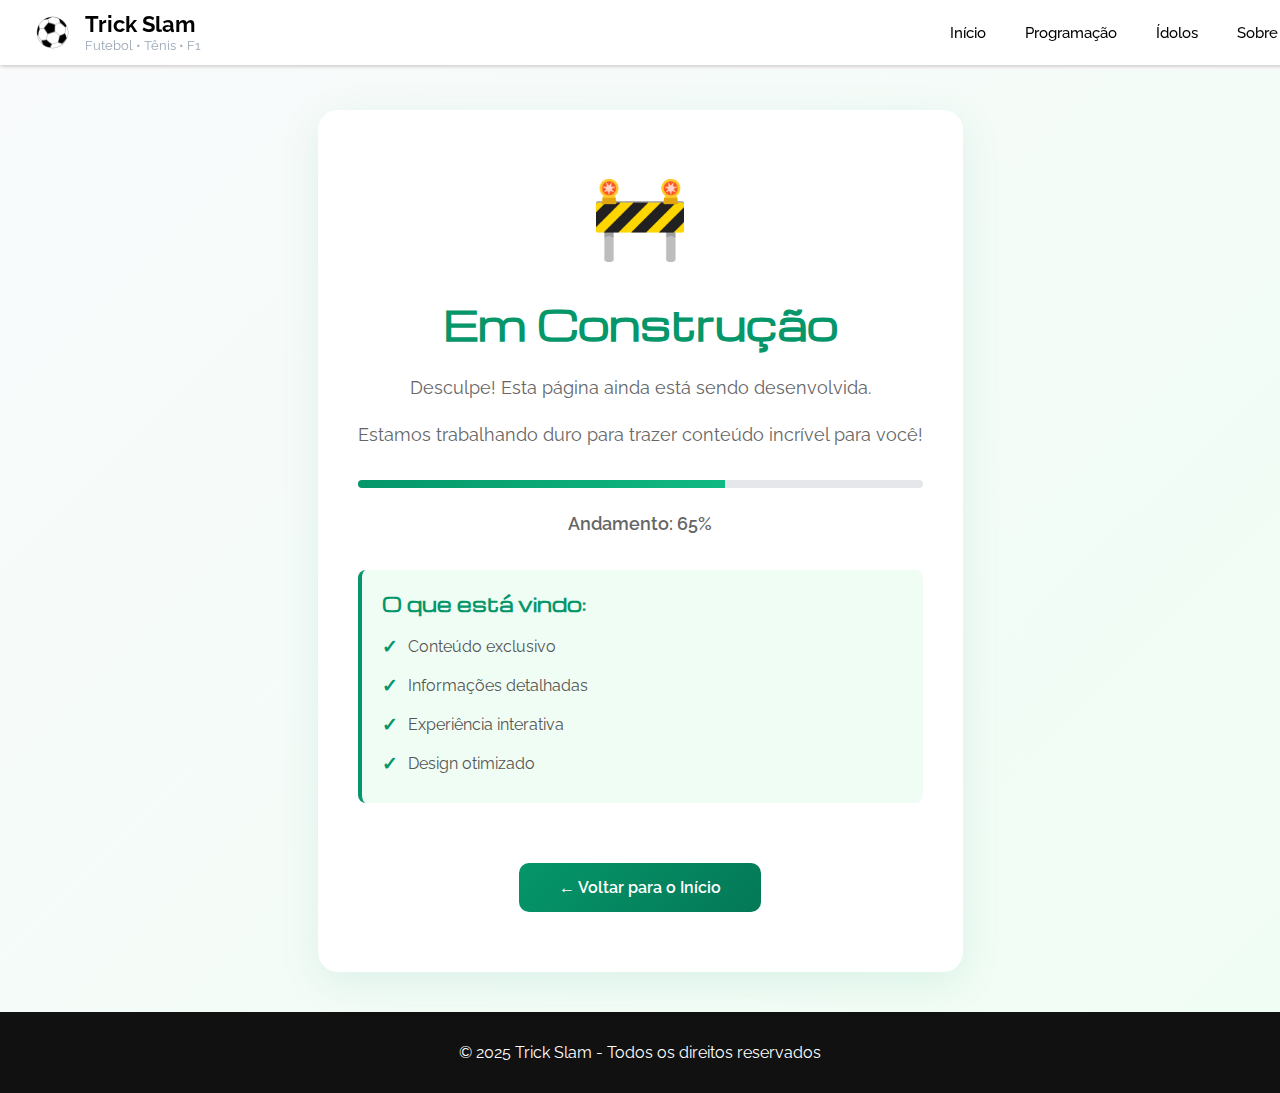
<file: construcao.html>
<!DOCTYPE html>
<html lang="pt-BR">
<head>
  <meta charset="UTF-8">
  <meta name="viewport" content="width=device-width, initial-scale=1.0">
  <title>Em Construção - Trick Slam</title>
  <link rel="stylesheet" href="style.css">
  <link rel="icon" type="image/png" id="favicon" href="icons/futebol-icone.png">
  <link rel="preconnect" href="https://fonts.googleapis.com">
  <link rel="preconnect" href="https://fonts.gstatic.com" crossorigin>
  <link href="https://fonts.googleapis.com/css2?family=Raleway:ital,wght@0,100..900;1,100..900&display=swap" rel="stylesheet">
  <link href="https://fonts.googleapis.com/css2?family=Michroma&display=swap" rel="stylesheet">
  <style>
    .construcao-container {
      display: flex;
      flex-direction: column;
      align-items: center;
      justify-content: center;
      min-height: calc(100vh - 70px);
      background: linear-gradient(135deg, #f8fafb 0%, #f0fdf4 100%);
      padding: 40px 20px;
      margin-top: 70px;
      text-align: center;
    }

    .construcao-content {
      background: white;
      border-radius: 20px;
      padding: 60px 40px;
      box-shadow: 0 10px 40px rgba(5, 150, 105, 0.1);
      max-width: 600px;
    }

    .construcao-icone {
      font-size: 80px;
      margin-bottom: 30px;
      animation: bounce 2s infinite;
    }

    @keyframes bounce {
      0%, 100% {
        transform: translateY(0);
      }
      50% {
        transform: translateY(-20px);
      }
    }

    .construcao-content h1 {
      font-size: 2.5rem;
      color: #059669;
      margin: 0 0 20px 0;
      font-family: "Michroma", sans-serif;
    }

    .construcao-content p {
      font-size: 1.1rem;
      color: #666;
      line-height: 1.8;
      margin: 15px 0;
      font-family: "Raleway", sans-serif;
    }

    .construcao-status {
      background: #f0fdf4;
      border-left: 4px solid #059669;
      padding: 20px;
      margin: 30px 0;
      border-radius: 8px;
      text-align: left;
    }

    .construcao-status h3 {
      color: #059669;
      margin: 0 0 10px 0;
      font-family: "Michroma", sans-serif;
    }

    .construcao-status ul {
      list-style: none;
      padding: 0;
      margin: 0;
    }

    .construcao-status li {
      padding: 8px 0;
      color: #555;
      display: flex;
      align-items: center;
      gap: 10px;
    }

    .construcao-status li::before {
      content: "✓";
      color: #059669;
      font-weight: bold;
      font-size: 1.2rem;
    }

    .btn-voltar {
      display: inline-block;
      margin-top: 30px;
      padding: 15px 40px;
      background: linear-gradient(135deg, #059669 0%, #047857 100%);
      color: white;
      text-decoration: none;
      border-radius: 10px;
      font-weight: 600;
      font-size: 1rem;
      transition: all 0.3s;
      font-family: "Raleway", sans-serif;
    }

    .btn-voltar:hover {
      transform: translateY(-3px);
      box-shadow: 0 10px 25px rgba(5, 150, 105, 0.4);
    }

    .progresso-bar {
      width: 100%;
      height: 8px;
      background: #e5e7eb;
      border-radius: 10px;
      margin: 30px 0 20px 0;
      overflow: hidden;
    }

    .progresso-fill {
      height: 100%;
      background: linear-gradient(90deg, #059669 0%, #10b981 100%);
      width: 65%;
      animation: loading 2s infinite;
    }

    @keyframes loading {
      0%, 100% {
        opacity: 1;
      }
      50% {
        opacity: 0.7;
      }
    }

    .progresso-texto {
      font-size: 0.9rem;
      color: #059669;
      font-weight: 600;
    }

    @media (max-width: 768px) {
      .construcao-content {
        padding: 40px 25px;
      }

      .construcao-content h1 {
        font-size: 1.8rem;
      }

      .construcao-icone {
        font-size: 60px;
      }

      .construcao-content p {
        font-size: 1rem;
      }
    }
  </style>
</head>
<body>

  <!-- ====== HEADER / MENU ====== -->
  <header>
    <nav>
      <div class="logo-container">
        <img src="icons/futebol-icone.png" alt="Menu" id="menu-icon" class="menu-toggle">
        <div class="logo-text">
          <span class="main-title">Trick Slam</span>
          <span class="subtitle-sports">Futebol • Tênis • F1</span>
        </div>
      </div>
      <ul class="menu" id="menu">
        <li><a href="index.html">Início</a></li>
        <li><a href="index.html#campeonatos">Programação</a></li>
        <li><a href="idolos.html">Ídolos</a></li>
        <li><a href="sobre.html">Sobre</a></li>
      </ul>
    </nav>
  </header>

  <!-- ====== CONTEÚDO EM CONSTRUÇÃO ====== -->
  <div class="construcao-container">
    <div class="construcao-content">
      <div class="construcao-icone">🚧</div>
      
      <h1>Em Construção</h1>
      
      <p>Desculpe! Esta página ainda está sendo desenvolvida.</p>
      <p>Estamos trabalhando duro para trazer conteúdo incrível para você!</p>

      <div class="progresso-bar">
        <div class="progresso-fill"></div>
      </div>
      <p class="progresso-texto">Andamento: 65%</p>

      <div class="construcao-status">
        <h3>O que está vindo:</h3>
        <ul>
          <li>Conteúdo exclusivo</li>
          <li>Informações detalhadas</li>
          <li>Experiência interativa</li>
          <li>Design otimizado</li>
        </ul>
      </div>

      <a href="index.html" class="btn-voltar">← Voltar para o Início</a>
    </div>
  </div>

  <!-- ====== FOOTER ====== -->
  <footer>
    <p>&copy; 2025 Trick Slam - Todos os direitos reservados</p>
  </footer>

  <script>
    // ====== ÍCONE DO MENU ANIMADO ======
    const icons = ["icons/futebol-icone.png", "icons/pneu-icone.png", "icons/tenis-icone.png"];
    let i = 0;
    const menuIcon = document.getElementById("menu-icon");
    const menu = document.getElementById("menu");

    let iconInterval;

    function startIconAnimation() {
      if (window.innerWidth > 768) {
        iconInterval = setInterval(() => {
          i = (i + 1) % icons.length;
          menuIcon.src = icons[i];
        }, 2000);
      }
    }

    function stopIconAnimation() {
      clearInterval(iconInterval);
    }

    startIconAnimation();

    // ====== MENU MOBILE ======
    menuIcon.addEventListener('click', () => {
      if (window.innerWidth <= 768) {
        menu.classList.toggle('active');
        
        let overlay = document.querySelector('.menu-overlay');
        if (!overlay) {
          overlay = document.createElement('div');
          overlay.classList.add('menu-overlay');
          document.body.appendChild(overlay);
          
          overlay.addEventListener('click', () => {
            menu.classList.remove('active');
            overlay.classList.remove('active');
          });
        }
        overlay.classList.toggle('active');
      }
    });

    document.querySelectorAll('.menu a').forEach(link => {
      link.addEventListener('click', () => {
        if (window.innerWidth <= 768) {
          menu.classList.remove('active');
          const overlay = document.querySelector('.menu-overlay');
          if (overlay) overlay.classList.remove('active');
        }
      });
    });

    window.addEventListener('resize', () => {
      if (window.innerWidth > 768) {
        menu.classList.remove('active');
        const overlay = document.querySelector('.menu-overlay');
        if (overlay) overlay.classList.remove('active');
        stopIconAnimation();
        startIconAnimation();
      } else {
        stopIconAnimation();
      }
    });
  </script>

</body>
</html>
</file>
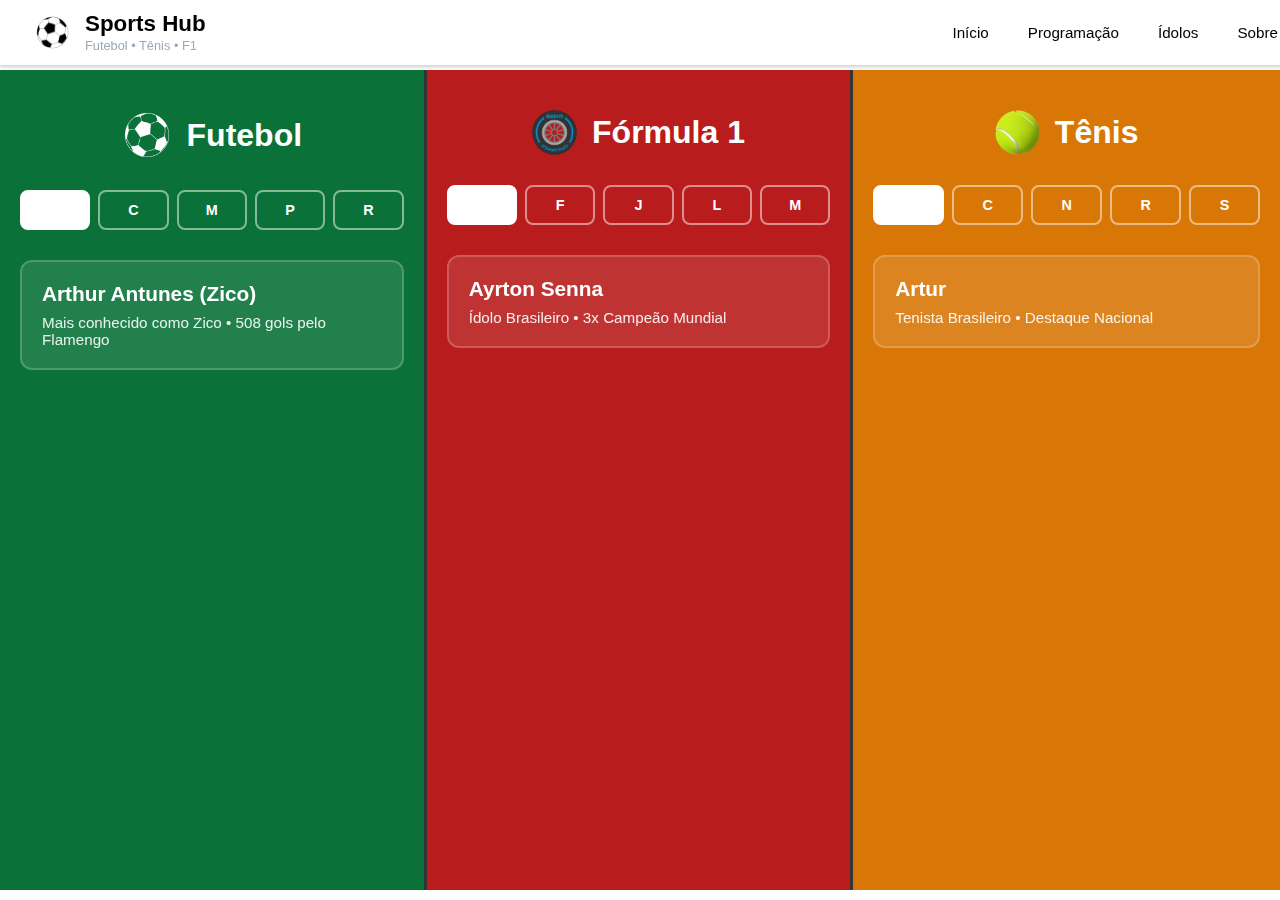
<file: idolos.html>
<!DOCTYPE html>
<html lang="pt-BR">
<head>
  <meta charset="UTF-8">
  <meta name="viewport" content="width=device-width, initial-scale=1.0">
  <title>Ídolos - Sports Hub</title>
  <link rel="stylesheet" href="style.css">
  <link rel="icon" type="image/png" id="favicon" href="icons/futebol-icone.png">
  <style>
    /* Estilos da página de Ídolos */
    .idolos-container {
      display: grid;
      grid-template-columns: 1fr 1fr 1fr;
      gap: 0;
      min-height: calc(100vh - 80px);
      margin-top: 70px;
    }

    .esporte-secao {
      padding: 40px 20px;
      border-right: 3px solid #333;
    }

    .esporte-secao:last-child {
      border-right: none;
    }

    .esporte-secao.futebol {
      background: #0a7238;
      color: white;
    }

    .esporte-secao.f1 {
      background: #b91c1c;
      color: white;
    }

    .esporte-secao.tenis {
      background: #d97706;
      color: white;
    }

    .esporte-secao h2 {
      font-size: 2rem;
      margin: 0 0 30px 0;
      text-align: center;
      font-family: "Michroma", sans-serif;
    }

    .filtro-letras {
      display: grid;
      grid-template-columns: repeat(auto-fit, minmax(35px, 1fr));
      gap: 8px;
      margin-bottom: 30px;
    }

    .letra-btn {
      padding: 10px;
      border: 2px solid rgba(255, 255, 255, 0.5);
      background: transparent;
      color: white;
      border-radius: 8px;
      cursor: pointer;
      font-weight: 600;
      transition: all 0.3s;
      font-size: 0.9rem;
    }

    .letra-btn:hover {
      background: rgba(255, 255, 255, 0.2);
      border-color: white;
    }

    .letra-btn.active {
      background: white;
      color: inherit;
      border-color: white;
    }

    .atletas-lista {
      display: flex;
      flex-direction: column;
      gap: 20px;
    }

    .atleta-card {
      background: rgba(255, 255, 255, 0.1);
      border-radius: 12px;
      padding: 20px;
      backdrop-filter: blur(10px);
      transition: all 0.3s;
      border: 2px solid rgba(255, 255, 255, 0.2);
    }

    .atleta-card:hover {
      background: rgba(255, 255, 255, 0.2);
      transform: translateY(-5px);
      border-color: white;
    }

    .atleta-card h3 {
      margin: 0 0 8px 0;
      font-size: 1.3rem;
    }

    .atleta-card p {
      margin: 0;
      font-size: 0.95rem;
      opacity: 0.9;
    }

    .mensagem-vazia {
      text-align: center;
      padding: 40px 20px;
      font-size: 1.1rem;
      opacity: 0.8;
    }

    .esporte-secao h2 {
  font-size: 2rem;
  margin: 0 0 30px 0;
  text-align: center;
  font-family: "Michroma", sans-serif;
  display: flex;
  align-items: center;
  justify-content: center;
  gap: 15px;
}

.titulo-icone {
  width: 50px;
  height: 50px;
  animation: rotate 6s linear infinite;
}

.titulo-icone:hover {
  animation-play-state: paused;
}

    @media (max-width: 1200px) {
      .idolos-container {
        grid-template-columns: 1fr;
      }

      .esporte-secao {
        border-right: none;
        border-bottom: 3px solid #333;
      }

      .esporte-secao:last-child {
        border-bottom: none;
      }

      .esporte-secao {
        padding: 30px 20px;
        min-height: auto;
      }
    }

    @media (max-width: 768px) {
      .esporte-secao h2 {
        font-size: 1.5rem;
        margin-bottom: 20px;
      }

      .filtro-letras {
        grid-template-columns: repeat(auto-fit, minmax(30px, 1fr));
        gap: 5px;
        margin-bottom: 20px;
      }

      .letra-btn {
        padding: 8px;
        font-size: 0.8rem;
      }

      .atleta-card {
        padding: 15px;
      }

      .atleta-card h3 {
        font-size: 1.1rem;
      }

      .atleta-card p {
        font-size: 0.9rem;
      }
    }
  </style>
</head>
<body>

  <!-- ====== HEADER / MENU ====== -->
  <header>
    <nav>
      <div class="logo-container">
        <img src="icons/futebol-icone.png" alt="Menu" id="menu-icon" class="menu-toggle">
        <div class="logo-text">
          <span class="main-title">Sports Hub</span>
          <span class="subtitle-sports">Futebol • Tênis • F1</span>
        </div>
      </div>
      
      <ul class="menu" id="menu">
        <li><a href="index.html">Início</a></li>
        <li><a href="index.html#campeonatos">Programação</a></li>
        <li><a href="idolos.html">Ídolos</a></li>
        <li><a href="sobre.html">Sobre</a></li>
      </ul>
    </nav>
  </header>

  <!-- ====== SEÇÕES DE ÍDOLOS ====== -->
  <div class="idolos-container">
    
    <!-- FUTEBOL -->
    <div class="esporte-secao futebol">
      <h2>
  <img src="icons/icone-bola-futebol.png" alt="Futebol" class="titulo-icone">
  Futebol
</h2>
      
      <div class="filtro-letras" id="filtro-futebol"></div>
      <div class="atletas-lista" id="atletas-futebol"></div>
    </div>

    <!-- FÓRMULA 1 -->
    <div class="esporte-secao f1">
      <h2>
         <img src="icons/pneu-icone.png" alt="Menu" id="menu-icon" class="menu-toggle">Fórmula 1</h2>
      
      <div class="filtro-letras" id="filtro-f1"></div>
      <div class="atletas-lista" id="atletas-f1"></div>
    </div>

    <!-- TÊNIS -->
    <div class="esporte-secao tenis">
      <h2>
        <img src="icons/tenis-icone.png" alt="Menu" id="menu-icon" class="menu-toggle">Tênis</h2>
      
      <div class="filtro-letras" id="filtro-tenis"></div>
      <div class="atletas-lista" id="atletas-tenis"></div>
    </div>

  </div>

  <script>
    // ====== DADOS DOS ATLETAS ======
    const atletas = {
      futebol: [
        { nome: "Pelé", descricao: "Rei do Futebol • 3x Campeão Mundial" },
        { nome: "Maradona", descricao: "Gênio Argentino • Campeão Mundial 1986" },
        { nome: "Arthur Antunes (Zico)", descricao: "Mais conhecido como Zico • 508 gols pelo Flamengo" },
        { nome: "Ronaldo", descricao: "Fenômeno • 2x Campeão Mundial" },
        { nome: "Ronaldinho", descricao: "Mágico do Futebol • Campeão Mundial 2002" },
        { nome: "Criança", descricao: "Ídolo da Base • Futuro da Seleção" }
      ],
      f1: [
        { nome: "Ayrton Senna", descricao: "Ídolo Brasileiro • 3x Campeão Mundial" },
        { nome: "Michael Schumacher", descricao: "Lenda Alemã • 7x Campeão Mundial" },
        { nome: "Lewis Hamilton", descricao: "Recordista • 7x Campeão Mundial" },
        { nome: "Juan Manuel Fangio", descricao: "Lenda Argentina • 5x Campeão" },
        { nome: "Fernando Alonso", descricao: "Bicampeão • 2x Campeão Mundial" }
      ],
      tenis: [
        { nome: "Roger Federer", descricao: "Lenda Suíça • 20x Grand Slam" },
        { nome: "Serena Williams", descricao: "Rainha do Tênis • 23x Grand Slam" },
        { nome: "Rafael Nadal", descricao: "Rei de Roland Garros • 22x Grand Slam" },
        { nome: "Novak Djokovic", descricao: "Sérvio Dominante • 24x Grand Slam" },
        { nome: "Carlos Alcaraz", descricao: "Jovem Promessa • 4x Grand Slam" },
        { nome: "Artur", descricao: "Tenista Brasileiro • Destaque Nacional" }
      ]
    };

    // ====== FUNÇÃO PARA INICIALIZAR CADA SEÇÃO ======
    function inicializarEsporte(nomeEsporte) {
      const atletesList = atletas[nomeEsporte];
      const letrasUnicas = new Set();

      // Coleta todas as primeiras letras
      atletesList.forEach(atleta => {
        const primeiraLetra = atleta.nome[0].toUpperCase();
        letrasUnicas.add(primeiraLetra);
      });

      // Ordena as letras
      const letrasOrdenadas = Array.from(letrasUnicas).sort();

      // Cria os botões de filtro
      const filtroContainer = document.getElementById(`filtro-${nomeEsporte}`);
      letrasOrdenadas.forEach((letra, index) => {
        const btn = document.createElement('button');
        btn.classList.add('letra-btn');
        if (index === 0) btn.classList.add('active');
        btn.textContent = letra;
        btn.addEventListener('click', () => filtrarPorLetra(nomeEsporte, letra, btn));
        filtroContainer.appendChild(btn);
      });

      // Mostra atletas da primeira letra
      filtrarPorLetra(nomeEsporte, letrasOrdenadas[0]);
    }

    // ====== FUNÇÃO PARA FILTRAR POR LETRA ======
    function filtrarPorLetra(nomeEsporte, letra, botao = null) {
      if (botao) {
        // Remove active de todos os botões
        document.querySelectorAll(`#filtro-${nomeEsporte} .letra-btn`).forEach(btn => {
          btn.classList.remove('active');
        });
        // Adiciona active no botão clicado
        botao.classList.add('active');
      }

      const atletasContainer = document.getElementById(`atletas-${nomeEsporte}`);
      atletasContainer.innerHTML = '';

      const atletesFiltrados = atletas[nomeEsporte].filter(atleta => 
        atleta.nome[0].toUpperCase() === letra
      );

      if (atletesFiltrados.length === 0) {
        atletasContainer.innerHTML = '<div class="mensagem-vazia">Nenhum atleta encontrado com essa letra</div>';
      } else {
        atletesFiltrados.forEach(atleta => {
          const card = document.createElement('div');
          card.classList.add('atleta-card');
          card.innerHTML = `
            <h3>${atleta.nome}</h3>
            <p>${atleta.descricao}</p>
          `;
          atletasContainer.appendChild(card);
        });
      }
    }

    // ====== INICIALIZAR AS TRÊS SEÇÕES ======
    inicializarEsporte('futebol');
    inicializarEsporte('f1');
    inicializarEsporte('tenis');

    // ====== ÍCONE DO MENU ANIMADO ======
    const icons = ["icons/futebol-icone.png", "icons/pneu-icone.png", "icons/tenis-icone.png"];
    let i = 0;
    const menuIcon = document.getElementById("menu-icon");
    const menu = document.getElementById("menu");

    let iconInterval;

    function startIconAnimation() {
      if (window.innerWidth > 768) {
        iconInterval = setInterval(() => {
          i = (i + 1) % icons.length;
          menuIcon.src = icons[i];
        }, 2000);
      }
    }

    function stopIconAnimation() {
      clearInterval(iconInterval);
    }

    startIconAnimation();

    // ====== MENU MOBILE ======
    menuIcon.addEventListener('click', () => {
      if (window.innerWidth <= 768) {
        menu.classList.toggle('active');
        
        let overlay = document.querySelector('.menu-overlay');
        if (!overlay) {
          overlay = document.createElement('div');
          overlay.classList.add('menu-overlay');
          document.body.appendChild(overlay);
          
          overlay.addEventListener('click', () => {
            menu.classList.remove('active');
            overlay.classList.remove('active');
          });
        }
        overlay.classList.toggle('active');
      }
    });

    document.querySelectorAll('.menu a').forEach(link => {
      link.addEventListener('click', () => {
        if (window.innerWidth <= 768) {
          menu.classList.remove('active');
          const overlay = document.querySelector('.menu-overlay');
          if (overlay) overlay.classList.remove('active');
        }
      });
    });

    window.addEventListener('resize', () => {
      if (window.innerWidth > 768) {
        menu.classList.remove('active');
        const overlay = document.querySelector('.menu-overlay');
        if (overlay) overlay.classList.remove('active');
        stopIconAnimation();
        startIconAnimation();
      } else {
        stopIconAnimation();
      }
    });
  </script>

</body>
</html>
</file>
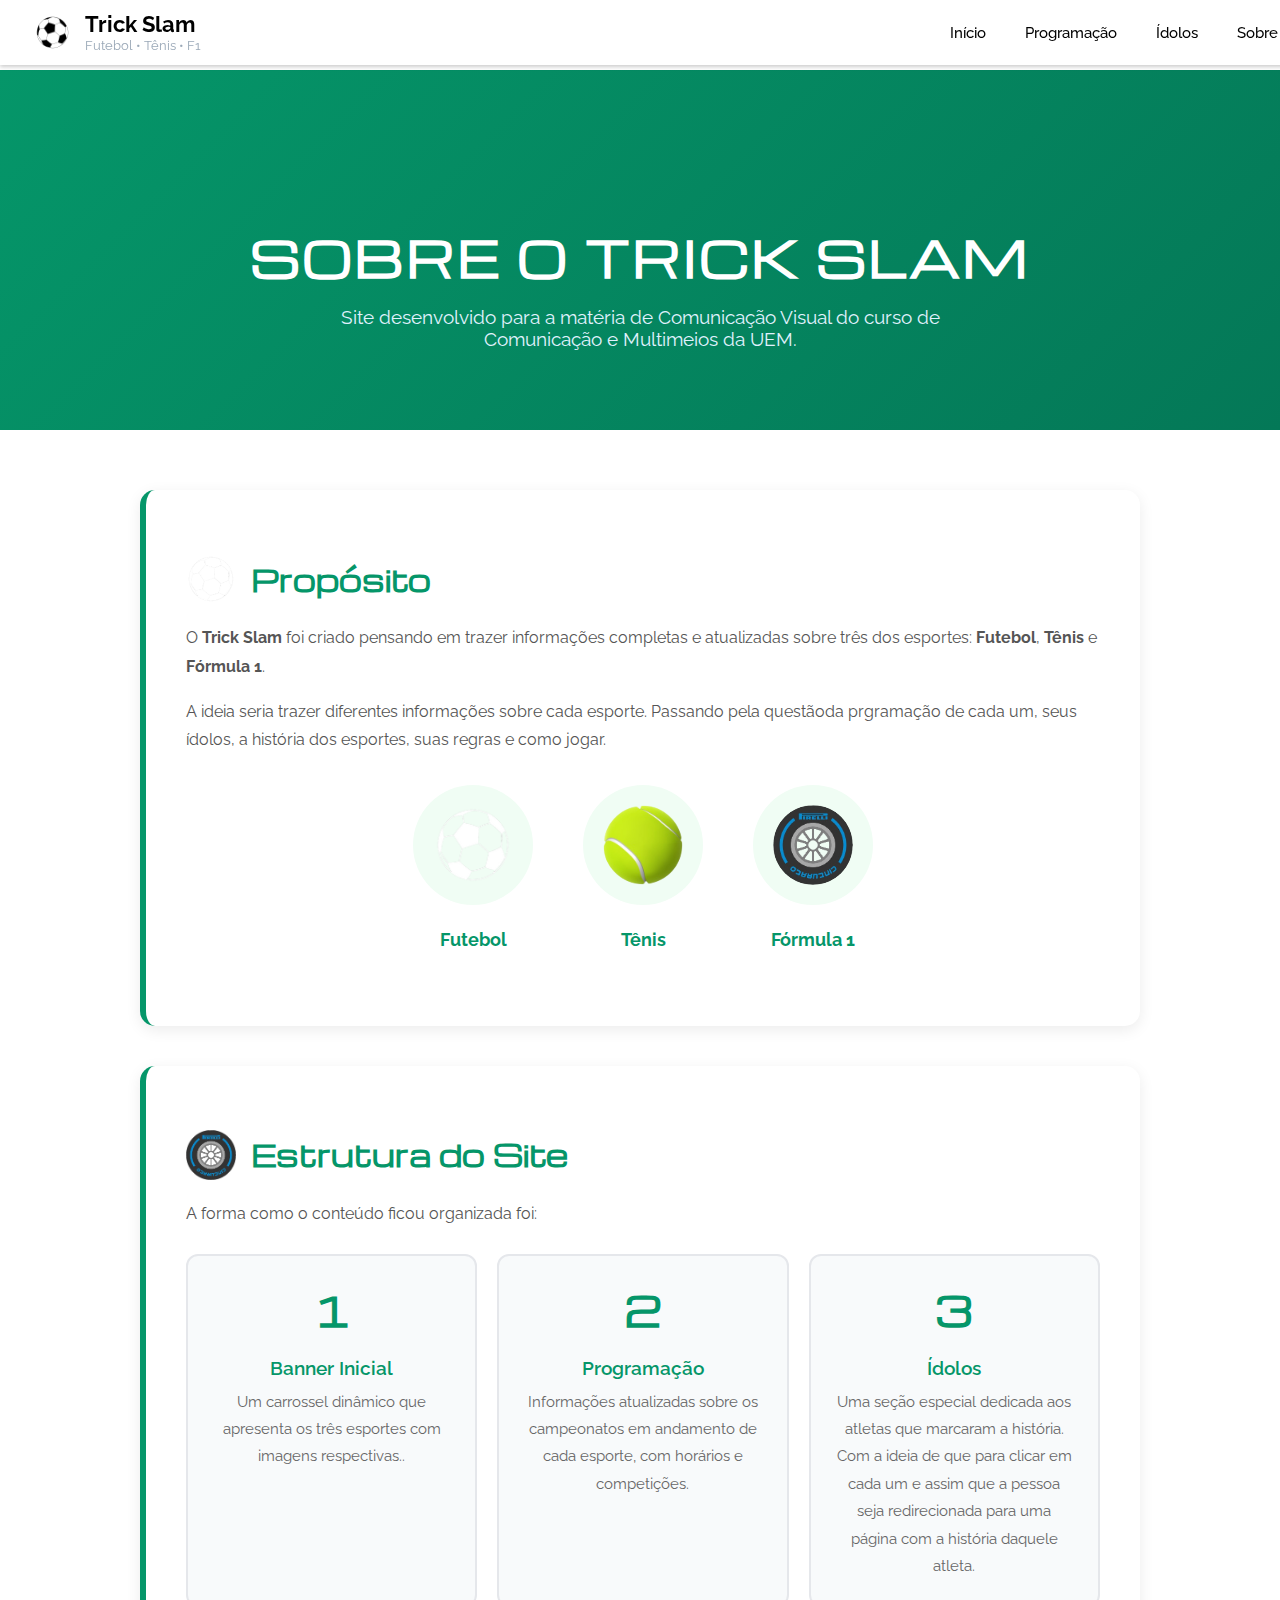
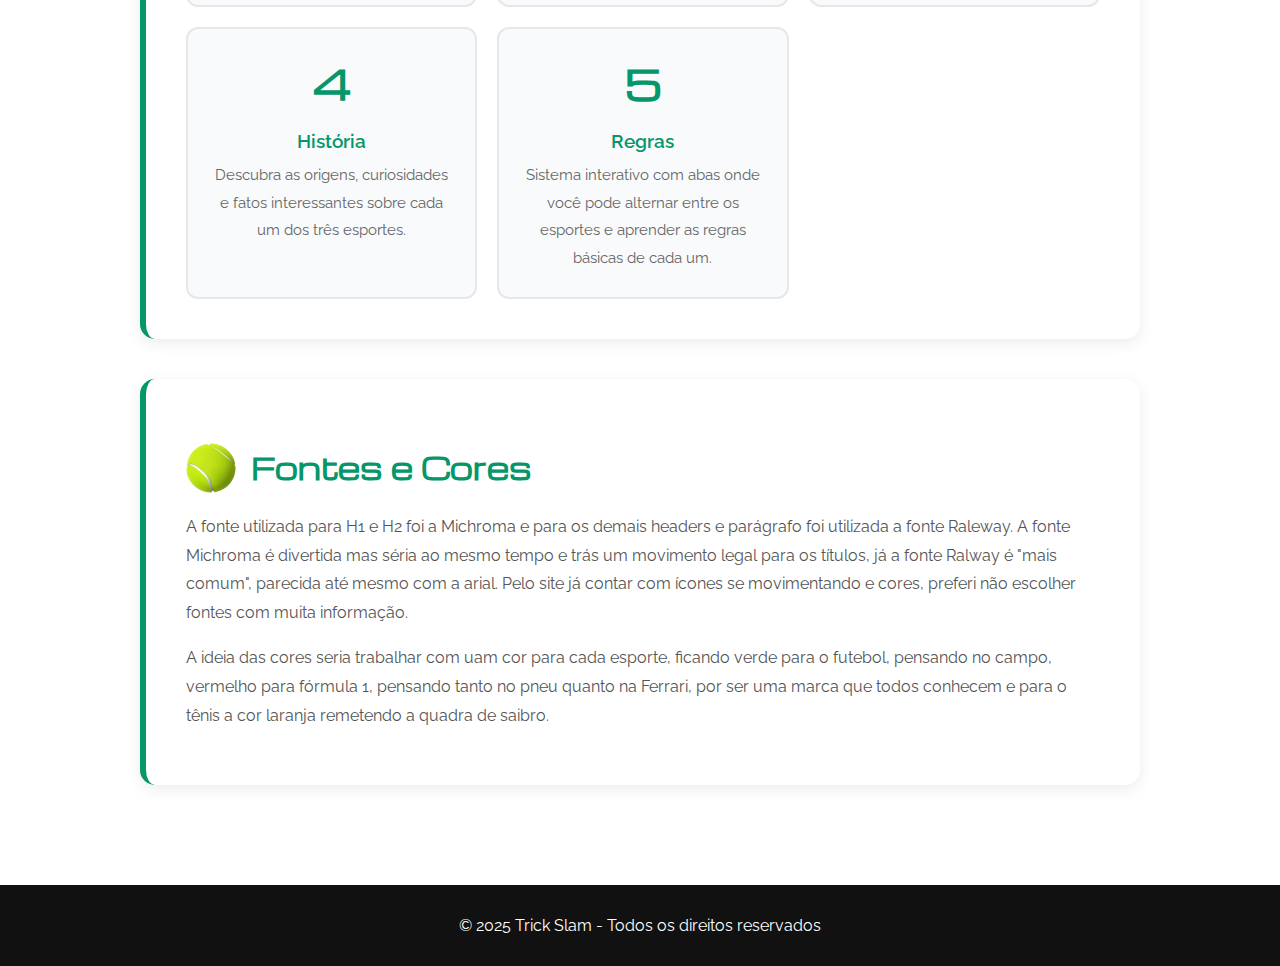
<file: sobre.html>
<!DOCTYPE html>
<html lang="pt-BR">
<head>
  <meta charset="UTF-8">
  <meta name="viewport" content="width=device-width, initial-scale=1.0">
  <title>Sobre - Trick Slam</title>
  <link rel="stylesheet" href="style.css">
  <link rel="icon" type="image/png" id="favicon" href="icons/futebol-icone.png">
  <link rel="preconnect" href="https://fonts.googleapis.com">
  <link rel="preconnect" href="https://fonts.gstatic.com" crossorigin>
  <link href="https://fonts.googleapis.com/css2?family=Raleway:ital,wght@0,100..900;1,100..900&display=swap" rel="stylesheet">
  <link href="https://fonts.googleapis.com/css2?family=Michroma&display=swap" rel="stylesheet">
  <style>
    /* Estilos específicos da página Sobre */
    .sobre-hero {
      background: linear-gradient(135deg, #059669 0%, #047857 100%);
      padding: 120px 20px 80px 20px;
      text-align: center;
      color: white;
      margin-top: 70px;
    }

    .sobre-hero h1 {
      font-size: 3rem;
      margin-bottom: 15px;
      text-transform: uppercase;
      letter-spacing: 2px;
      font-family: "Michroma", sans-serif;
    }

    .sobre-hero p {
      font-size: 1.2rem;
      color: #e0f2fe;
      max-width: 700px;
      margin: 0 auto;
    }

    .sobre-content {
      background: white;
      padding: 60px 20px;
      color: #333;
    }

    .sobre-inner {
      max-width: 1000px;
      margin: 0 auto;
    }

    .sobre-section {
      background: white;
      border-radius: 15px;
      padding: 40px;
      margin-bottom: 40px;
      box-shadow: 0 4px 15px rgba(0,0,0,0.08);
      border-left: 6px solid #059669;
    }

    .sobre-section h2 {
      color: #059669;
      font-size: 1.8rem;
      margin-bottom: 20px;
      display: flex;
      align-items: center;
      gap: 15px;
      font-family: "Michroma", sans-serif;
    }

    .sobre-section h2 .icone-titulo {
      width: 50px;
      height: 50px;
      animation: rotate 6s linear infinite;
    }

    .sobre-section h2 .icone-titulo:hover {
      animation-play-state: paused;
    }

    .sobre-section p {
      line-height: 1.8;
      color: #555;
      font-size: 1rem;
      margin-bottom: 15px;
    }

    .estrutura-grid {
      display: grid;
      grid-template-columns: repeat(auto-fit, minmax(250px, 1fr));
      gap: 20px;
      margin-top: 25px;
    }

    .estrutura-item {
      background: #f8fafb;
      padding: 25px;
      border-radius: 12px;
      text-align: center;
      transition: transform 0.3s, box-shadow 0.3s;
      border: 2px solid #e5e7eb;
    }

    .estrutura-item:hover {
      transform: translateY(-5px);
      box-shadow: 0 8px 20px rgba(5, 150, 105, 0.15);
      border-color: #059669;
    }

    .estrutura-item .numero {
      font-size: 2.5rem;
      color: #059669;
      font-weight: bold;
      margin-bottom: 10px;
      font-family: "Michroma", sans-serif;
    }

    .estrutura-item h3 {
      color: #059669;
      font-size: 1.2rem;
      margin-bottom: 10px;
      font-weight: 600;
    }

    .estrutura-item p {
      font-size: 0.95rem;
      color: #666;
      margin: 0;
    }

    .esportes-icons {
      display: flex;
      justify-content: center;
      gap: 50px;
      margin: 30px 0;
      flex-wrap: wrap;
    }

    .esporte-icon-box {
      text-align: center;
    }

    .esporte-icon-box img {
      width: 80px;
      height: 80px;
      padding: 20px;
      background: #f0fdf4;
      border-radius: 50%;
      margin-bottom: 15px;
      transition: transform 0.3s;
      animation: rotate 6s linear infinite;
    }

    .esporte-icon-box img:hover {
      transform: scale(1.1);
      animation-play-state: paused;
    }

    .esporte-icon-box p {
      color: #059669;
      font-weight: bold;
      font-size: 1.1rem;
      margin: 0;
    }

    .btn-voltar {
      display: inline-block;
      padding: 15px 40px;
      background: linear-gradient(135deg, #059669 0%, #047857 100%);
      color: white;
      text-decoration: none;
      border-radius: 10px;
      font-weight: bold;
      font-size: 1.1rem;
      transition: transform 0.3s, box-shadow 0.3s;
      margin-top: 30px;
    }

    .btn-voltar:hover {
      transform: translateY(-3px);
      box-shadow: 0 10px 25px rgba(5, 150, 105, 0.4);
    }

    .cta-voltar {
      text-align: center;
      margin-top: 50px;
    }

    @media (max-width: 768px) {
      .sobre-hero {
        padding: 80px 20px 60px 20px;
      }

      .sobre-hero h1 {
        font-size: 2rem;
      }

      .sobre-section {
        padding: 25px;
      }

      .esportes-icons {
        gap: 30px;
      }
    }
  </style>
</head>
<body>

  <!-- ====== HEADER / MENU ====== -->
  <header>
    <nav>
      <div class="logo-container">
        <img src="icons/futebol-icone.png" alt="Menu" id="menu-icon" class="menu-toggle">
        <div class="logo-text">
          <span class="main-title">Trick Slam</span>
          <span class="subtitle-sports">Futebol • Tênis • F1</span>
        </div>
      </div>
      <ul class="menu" id="menu">
        <li><a href="index.html">Início</a></li>
        <li><a href="index.html#campeonatos">Programação</a></li>
        <li><a href="idolos.html">Ídolos</a></li>
        <li><a href="sobre.html">Sobre</a></li>
      </ul>
    </nav>
  </header>

  <!-- ====== HERO SOBRE ====== -->
  <section class="sobre-hero">
    <h1>Sobre o Trick Slam</h1>
    <p>Site desenvolvido para a matéria de Comunicação Visual do curso de Comunicação e Multimeios da UEM.</p>
  </section>

  <!-- ====== CONTEÚDO SOBRE ====== -->
  <section class="sobre-content">
    <div class="sobre-inner">

      <!-- Propósito do Site -->
      <div class="sobre-section">
        <h2>
          <img src="icons/icone-bola-futebol.png" alt="Objetivo" class="icone-titulo">
          Propósito
        </h2>
        <p>
          O <strong>Trick Slam</strong> foi criado pensando em trazer informações completas e atualizadas sobre três dos esportes: <strong>Futebol</strong>, <strong>Tênis</strong> e <strong>Fórmula 1</strong>.
        </p>
        <p>
            A ideia seria trazer diferentes informações sobre cada esporte. Passando pela questãoda prgramação de cada um, seus ídolos, a história dos esportes, suas regras e como jogar. 
        </p>

        <div class="esportes-icons">
          <div class="esporte-icon-box">
            <img src="icons/icone-bola-futebol.png" alt="Futebol">
            <p>Futebol</p>
          </div>
          <div class="esporte-icon-box">
            <img src="icons/tenis-icone.png" alt="Tênis">
            <p>Tênis</p>
          </div>
          <div class="esporte-icon-box">
            <img src="icons/pneu-icone.png" alt="Fórmula 1">
            <p>Fórmula 1</p>
          </div>
        </div>
      </div>

      <!-- Estrutura do Site -->
      <div class="sobre-section">
        <h2>
          <img src="icons/pneu-icone.png" alt="Estrutura" class="icone-titulo">
          Estrutura do Site
        </h2>
        <p>
          A forma como o conteúdo ficou organizada foi:
        </p>

        <div class="estrutura-grid">
          <div class="estrutura-item">
            <div class="numero">1</div>
            <h3>Banner Inicial</h3>
            <p>Um carrossel dinâmico que apresenta os três esportes com imagens respectivas..</p>
          </div>

          <div class="estrutura-item">
            <div class="numero">2</div>
            <h3>Programação</h3>
            <p>Informações atualizadas sobre os campeonatos em andamento de cada esporte, com horários e competições.</p>
          </div>

          <div class="estrutura-item">
            <div class="numero">3</div>
            <h3>Ídolos</h3>
            <p>Uma seção especial dedicada aos atletas que marcaram a história. Com a ideia de que para clicar em cada um e assim que a pessoa seja redirecionada para uma página com a história daquele atleta.</p>
          </div>

          <div class="estrutura-item">
            <div class="numero">4</div>
            <h3>História</h3>
            <p>Descubra as origens, curiosidades e fatos interessantes sobre cada um dos três esportes.</p>
          </div>

          <div class="estrutura-item">
            <div class="numero">5</div>
            <h3>Regras</h3>
            <p>Sistema interativo com abas onde você pode alternar entre os esportes e aprender as regras básicas de cada um.</p>
          </div>
        </div>
      </div>

      <!-- A Importância dos Atletas -->
      <div class="sobre-section">
        <h2>
          <img src="icons/tenis-icone.png" alt="Atletas" class="icone-titulo">
          Fontes e Cores
        </h2>
        <p>
          A fonte utilizada para H1 e H2 foi a Michroma e para os demais headers e parágrafo foi utilizada a fonte Raleway. A fonte Michroma é divertida mas séria ao mesmo tempo e trás um movimento legal para os títulos, já a fonte Ralway é "mais comum", parecida até mesmo com a arial. Pelo site já contar com ícones se movimentando e cores, preferi não escolher fontes com muita informação.
        </p>
        <p>
          A ideia das cores seria trabalhar com uam cor para cada esporte, ficando verde para o futebol, pensando no campo, vermelho para fórmula 1, pensando tanto no pneu quanto na Ferrari, por ser uma marca que todos conhecem e para o tênis a cor laranja remetendo a quadra de saibro.
        </p>
      </div>

    

    </div>
  </section>

  <!-- ====== FOOTER ====== -->
  <footer>
    <p>&copy; 2025 Trick Slam - Todos os direitos reservados</p>
  </footer>

  <script>
    // ====== ÍCONE DO MENU ANIMADO ======
    const icons = ["icons/futebol-icone.png", "icons/pneu-icone.png", "icons/tenis-icone.png"];
    let i = 0;
    const menuIcon = document.getElementById("menu-icon");
    const menu = document.getElementById("menu");

    let iconInterval;

    function startIconAnimation() {
      if (window.innerWidth > 768) {
        iconInterval = setInterval(() => {
          i = (i + 1) % icons.length;
          menuIcon.src = icons[i];
        }, 2000);
      }
    }

    function stopIconAnimation() {
      clearInterval(iconInterval);
    }

    startIconAnimation();

    // ====== MENU MOBILE ======
    menuIcon.addEventListener('click', () => {
      if (window.innerWidth <= 768) {
        menu.classList.toggle('active');
        
        let overlay = document.querySelector('.menu-overlay');
        if (!overlay) {
          overlay = document.createElement('div');
          overlay.classList.add('menu-overlay');
          document.body.appendChild(overlay);
          
          overlay.addEventListener('click', () => {
            menu.classList.remove('active');
            overlay.classList.remove('active');
          });
        }
        overlay.classList.toggle('active');
      }
    });

    document.querySelectorAll('.menu a').forEach(link => {
      link.addEventListener('click', () => {
        if (window.innerWidth <= 768) {
          menu.classList.remove('active');
          const overlay = document.querySelector('.menu-overlay');
          if (overlay) overlay.classList.remove('active');
        }
      });
    });
    window.addEventListener('resize', () => {
      if (window.innerWidth > 768) {
        menu.classList.remove('active');
        const overlay = document.querySelector('.menu-overlay');
        if (overlay) overlay.classList.remove('active');
        stopIconAnimation();
        startIconAnimation();
      } else {
        stopIconAnimation();
      }
    });
  </script>

</body>
</html>
</file>
<file: style.css>
header {
  background: #fff;
  color: #111;
  padding: 10px 20px;
  position: fixed; 
  top: 0;
  left: 0;
  width: 100%;
  z-index: 1000;
  box-shadow: 0 2px 4px rgba(0, 0, 0, 0.2);
}

header nav {
  display: flex;
  align-items: center;
  justify-content: space-between;
  max-width: 100%; /* Mude de 1400px para 100% */
  margin: 0 auto;
  padding: 0 10px; /* Adicione padding nas laterais */
}

body {
  font-family: "Raleway", sans-serif;
  overflow-x: hidden;
  max-width: 100%;
}

.menu {
  list-style: none;
  display: flex;
  gap: 15px; /* Reduza de 20px para 15px para dar mais espaço */
  margin: 0;
  padding: 0;
  align-items: center;
  flex-wrap: wrap; /* Adicione isso para quebrar se necessário */
}

.menu a {
  color: black;
  text-decoration: none;
  padding: 8px 12px; /* Reduza de 15px para 12px */
  border-radius: 5px;
  transition: background 0.3s;
  display: block;
  font-weight: 500;
  white-space: nowrap; /* Impede que o texto quebre */
  font-size: 0.95rem; /* Diminui um pouco o tamanho da fonte */
}

.logo-container {
  display: flex;
  align-items: center;
  gap: 10px;
}

.logo-text {
  display: flex;
  flex-direction: column;
  text-align: left;
  line-height: 1.2;
}

.main-title {
  font-size: 1.4rem;
  font-weight: bold;
  color: black;
}

#menu-icon {
  width: 45px;
  height: 45px;
  border-radius: 50%;
  border: none; 
  cursor: pointer;
  transition: transform 0.3s;
}

#menu-icon:hover {
  transform: scale(1.1);
}

.subtitle-sports {
  font-size: 0.8rem;
  color: #9aa8b7;
}



.menu li {
  margin: 0;
}



.menu a:hover {
  background: #f0f0f0;
}

/* ====== RESPONSIVO - MENU MOBILE ====== */
@media (max-width: 768px) {
  .menu {
    position: fixed;
    top: 70px;
    right: -100%;
    width: 250px;
    height: calc(100vh - 70px);
    background: white;
    flex-direction: column;
    gap: 0;
    padding: 20px 0;
    box-shadow: -2px 0 10px rgba(0, 0, 0, 0.2);
    transition: right 0.3s ease;
    align-items: stretch;
  }

  .menu.active {
    right: 0;
  }

  .menu li {
    width: 100%;
  }

  .menu a {
    padding: 15px 20px;
    border-radius: 0;
    border-bottom: 1px solid #f0f0f0;
  }

  .menu a:hover {
    background: #3b82f6;
    color: white;
  }

  /* Ícone vira botão de menu no mobile */
  #menu-icon {
    position: relative;
    z-index: 1001;
  }
}

/* Overlay escuro quando menu está aberto (opcional) */
.menu-overlay {
  display: none;
  position: fixed;
  top: 70px;
  left: 0;
  width: 100%;
  height: calc(100vh - 70px);
  background: rgba(0, 0, 0, 0.5);
  z-index: 999;
}

.menu-overlay.active {
  display: block;
}

.subtitle-sports {
  font-size: 0.8rem;
  color: #9aa8b7;
}

/* ====== CARROSSEL CORRIGIDO ====== */
.carrossel {
  position: relative;
  width: 100%;
  height: 100vh;
  max-height: none;
  overflow: hidden;
  margin-top: 60px;
  background: #000;
}

.slides {
  display: flex;
  height: 100%;
  transition: transform 0.6s ease-in-out;
}

.slide {
  min-width: 100%;
  height: 100%;
  flex-shrink: 0;
  position: relative;
  display: flex;
  align-items: center;
  justify-content: center;
}

.slide img {
  width: 100%;
  height: 100%;
  object-fit: cover;
  display: block;
  filter: brightness(50%);
}

.slide-content {
  position: absolute;
  top: 50%;
  left: 50%;
  transform: translate(-50%, -50%);
  text-align: center;
  color: white;
  z-index: 2;
  opacity: 1;
  transition: opacity 0.6s ease;
}

.slide-content h1 {
  font-size: 4rem;
  margin: 0 0 10px 0;
  text-shadow: 3px 3px 8px rgba(0, 0, 0, 0.8);
  text-transform: uppercase;
  font-weight: bold;
  letter-spacing: 4px;
}

.slide-content p {
  font-size: 1.5rem;
  margin: 0;
  text-shadow: 2px 2px 6px rgba(0, 0, 0, 0.8);
}

.prev, .next {
  position: absolute;
  top: 50%;
  transform: translateY(-50%);
  background: rgba(0, 0, 0, 0.6);
  color: white;
  border: none;
  font-size: 2rem;
  padding: 15px 20px;
  cursor: pointer;
  z-index: 3;
  transition: background 0.3s;
}

.prev:hover, .next:hover {
  background: rgba(0, 0, 0, 0.9);
}

.prev { left: 20px; }
.next { right: 20px; }

/* ====== PROGRAMAÇÃO - CARDS MODERNOS ====== */
/* ====== PROGRAMAÇÃO - CARDS MODERNOS ====== */
#campeonatos {
  text-align: center;
  padding: 60px 20px;
  background: #f5f5f5;
  color: #333;
}

#campeonatos h2 {
  font-size: 2.5rem;
  margin-bottom: 40px;
  color: #333;
  font-family: "Michroma", sans-serif;
}

/* Grid para os cards de programação */
#campeonatos .programacao {
  display: grid;
  grid-template-columns: repeat(auto-fit, minmax(320px, 1fr));
  gap: 30px;
  max-width: 1200px;
  margin: 0 auto;
}

/* Cards da programação */
#campeonatos .card {
  background: white;
  border-radius: 16px;
  overflow: hidden;
  box-shadow: 0 4px 20px rgba(0,0,0,0.1);
  transition: transform 0.3s, box-shadow 0.3s;
  display: flex;
  flex-direction: column;
  height: 100%;
}

#campeonatos .card:hover {
  transform: translateY(-5px);
  box-shadow: 0 8px 30px rgba(0,0,0,0.15);
}

/* Header dos cards - CORES SÓLIDAS */
#campeonatos .card-header {
  padding: 20px;
  color: white;
  position: relative;
  min-height: 100px;
  display: flex;
  align-items: center;
  justify-content: space-between;
}

#campeonatos .card-header h2 {
  font-size: 1.4rem;
  font-weight: 700;
  flex: 1;
  margin: 0;
  font-family: "Raleway", sans-serif;
}

#campeonatos .card-icon {
  width: 50px;
  height: 50px;
  background: rgba(255,255,255,0.2);
  border-radius: 50%;
  display: flex;
  align-items: center;
  justify-content: center;
  font-size: 24px;
  flex-shrink: 0;
}

#campeonatos .status-badge {
  position: absolute;
  top: 15px;
  right: 15px;
  background: rgba(255,255,255,0.9);
  padding: 6px 14px;
  border-radius: 20px;
  font-size: 0.75rem;
  font-weight: 600;
}

/* Cores SÓLIDAS (sem gradiente) */
#campeonatos .card-header.futebol { 
  background: #059669;
}
#campeonatos .futebol .status-badge { color: #059669; }

#campeonatos .card-header.tenis { 
  background: #d97706;
}
#campeonatos .tenis .status-badge { color: #d97706; }

#campeonatos .card-header.f1 { 
  background: #dc2626;
}
#campeonatos .f1 .status-badge { color: #dc2626; }

/* Body dos cards */
#campeonatos .card-body {
  padding: 20px;
  flex-grow: 1;
}

#campeonatos .info-row {
  display: flex;
  align-items: flex-start;
  gap: 10px;
  margin-bottom: 12px;
  color: #666;
  font-size: 0.9rem;
}

#campeonatos .info-row svg {
  width: 18px;
  height: 18px;
  flex-shrink: 0;
  margin-top: 2px;
}

/* Footer dos cards - BOTÃO CORRIGIDO */
#campeonatos .card-footer {
  padding: 0 20px 20px 20px;
  margin-top: auto;
}

#campeonatos .btn-detalhes {
  display: block;
  width: 100%;
  padding: 12px 20px;
  background: white;
  border: 2px solid #e5e7eb;
  border-radius: 8px;
  color: #333;
  text-decoration: none;
  text-align: center;
  font-weight: 600;
  transition: all 0.3s;
  box-sizing: border-box;
  overflow: hidden;
  text-overflow: ellipsis;
  white-space: nowrap;
}

#campeonatos .btn-detalhes:hover {
  background: #f9fafb;
  border-color: #d1d5db;
}

/* Cards da programação */
#campeonatos .card {
  background: white;
  border-radius: 16px;
  overflow: hidden;
  box-shadow: 0 4px 20px rgba(0,0,0,0.1);
  transition: transform 0.3s, box-shadow 0.3s;
  display: flex;
  flex-direction: column;
  height: 100%;
  min-height: 350px; /* Altura mínima */
  max-height: 400px; /* Altura máxima - ADICIONE ESTA LINHA */
}

/* Ajuste o body para rolar se tiver muito conteúdo */
#campeonatos .card-body {
  padding: 20px;
  flex-grow: 1;
  overflow-y: auto; /* Permite scroll se necessário */
  max-height: 180px; /* Limita altura do conteúdo */
}

/* SOLUÇÃO MAIS AGRESSIVA - Grid com largura fixa */
#campeonatos .programacao {
  display: grid;
  grid-template-columns: repeat(auto-fill, 360px); /* Largura fixa de 360px por card */
  gap: 30px;
  max-width: 1200px;
  margin: 0 auto;
  justify-content: center; /* Centraliza o grid */
}

#campeonatos .card {
  background: white;
  border-radius: 16px;
  overflow: hidden;
  box-shadow: 0 4px 20px rgba(0,0,0,0.1);
  transition: transform 0.3s, box-shadow 0.3s;
  display: flex;
  flex-direction: column;
  width: 360px; /* Largura fixa */
  height: 380px; /* Altura fixa */
}

#campeonatos .card-body {
  padding: 20px;
  flex: 1;
  overflow: hidden;
}

/* ====== ÍDOLOS - CORES DIFERENTES ====== */
/* ====== ÍDOLOS - CORES DIFERENTES (SEM AFETAR HISTÓRIA) ====== */
#idolos {
  text-align: center;
  padding: 60px 20px;
  background: #111827;
  color: white;
}

#idolos h2 {
  font-size: 2.5rem;
  margin-bottom: 10px;
  color: #3b82f6;
  text-align: center;
  font-family: "Michroma", sans-serif;
}

#idolos > p {
  margin-bottom: 40px;
  color: #a0aec0;
  text-align: center;
}

/* Grid para ídolos */
#idolos .programacao {
  display: flex;
  justify-content: center;
  gap: 30px;
  flex-wrap: wrap;
  max-width: 1200px;
  margin: 0 auto;
}

/* Cards dos ídolos - cores DIFERENTES da programação */
#idolos .prog-card {
  border-radius: 15px;
  padding: 25px;
  width: 320px;
  text-align: center;
  box-shadow: 0 5px 15px rgba(0,0,0,0.4);
  color: white;
}


#idolos .icon-circle {
  width: 70px;
  height: 70px;
  border-radius: 50%;
  margin: 0 auto 15px auto;
  display: flex;
  align-items: center;
  justify-content: center;
}

#idolos .icon-circle img {
  width: 45px;
  height: 45px;
  animation: rotate 6s linear infinite;
}

/* Carrossel de ídolos */
#idolos .idolo-carrossel-container {
  position: relative;
  width: 100%;
  overflow: hidden;
}

#idolos .idolo-slides {
  display: flex;
  position: relative;
  width: 100%;
}

#idolos .idolo-slide {
  min-width: 100%;
  max-width: 100%;
  flex-shrink: 0;
  box-sizing: border-box;
}

#idolos .idolo-slide:not(.active) {
  display: none;
}

#idolos .idolo-slide.active {
  display: block;
}

#idolos .idolo-card {
  background: #1e2530;
  border-radius: 12px;
  padding: 15px;
  margin-top: 15px;
  box-sizing: border-box;
  width: 100%;
}

#idolos .idolo-card img {
  width: 100%;
  height: 400px;
  object-fit: cover;
  border-radius: 10px;
  margin-bottom: 10px;
  display: block;
}

#idolos .idolo-card h4 {
  margin: 8px 0 5px 0;
  font-size: 1.2rem;
  color: white;
}

#idolos .idolo-card p {
  font-size: 0.9rem;
  color: #cbd5e0;
  margin: 0;
}

/* Botões do carrossel de ídolos */
#idolos .idolo-prev, 
#idolos .idolo-next {
  position: absolute;
  top: 50%;
  transform: translateY(-50%);
  background: rgba(0, 0, 0, 0.7);
  color: white;
  border: none;
  font-size: 1.5rem;
  padding: 10px 15px;
  cursor: pointer;
  border-radius: 5px;
  z-index: 10;
  transition: background 0.3s;
}

#idolos .idolo-prev:hover, 
#idolos .idolo-next:hover {
  background: rgba(0, 0, 0, 0.9);
}

#idolos .idolo-prev {
  left: 10px;
}

#idolos .idolo-next {
  right: 10px;
}

/* Indicadores (bolinhas) */
#idolos .idolo-indicators {
  display: flex;
  justify-content: center;
  gap: 8px;
  margin-top: 15px;
  padding-bottom: 10px;
}

#idolos .idolo-indicator {
  width: 10px;
  height: 10px;
  border-radius: 50%;
  background: #4a5568;
  cursor: pointer;
  transition: all 0.3s;
}

#idolos .idolo-indicator.active {
  background: #00c46b;
  width: 12px;
  height: 12px;
}

/* ====== HISTÓRIA ====== */
/* Seção com fundo escuro (Ídolos e Regras) */
.site-section {
  background-color: #0b1220;
  padding: 60px 0;
  color: #e6eef8;
}

/* Seção com fundo branco (História) */
.site-section-light {
  background-color: white;
  padding: 60px 0;
  color: #333;
}

.site-inner {
  max-width: 1100px;
  margin: 0 auto;
  padding: 0 20px;
}

#historia h2 {
  color: #60a5fa;
  text-align: center;
  margin-bottom: 6px;
}

#historia .subtitle {
  text-align: center;
  color: #9aa8b7;
  margin-bottom: 30px;
}

.historia-secao {
  width: 100%;
  margin-bottom: 36px;
}

.row {
  display: flex;
  gap: 30px;
  align-items: flex-start;
}

#idolos .prog-card {
  background: #2a3242; /* Cinza escuro para todos */
}
/* REMOVA essa linha ou comente ela: */
/* .row.right { flex-direction: row-reverse; } */

/* E adicione isso: */
.row.right {
  flex-direction: row; /* Mantém normal, não inverte */
}

.col {
  flex: 1;
}

.side-col {
  max-width: 380px;
  flex: 0 0 380px;
}

.text-col h3 {
  margin: 6px 0 10px 0;
  font-size: 1.35rem;
}

.lead {
  color: #b9c6cf;
  margin-bottom: 18px;
  font-size: 0.95rem;
}

.info-card {
  background: #0b1220;
  border-radius: 12px;
  padding: 18px;
  box-shadow: 0 10px 30px rgba(0,0,0,0.45);
  color: #cfe6df;
  margin-top: 12px;
}

.info-card.curiosidades ul {
  list-style: none;
  padding: 0;
  margin: 6px 0 0 0;
}

.info-card.curiosidades li {
  position: relative;
  padding-left: 18px;
  margin: 8px 0;
  color: #b9c6cf;
  font-size: 0.92rem;
}

.info-card.curiosidades li::before {
  content: '';
  width: 8px;
  height: 8px;
  background: #16a34a;
  border-radius: 50%;
  position: absolute;
  left: 0;
  top: 8px;
}

.info-card.como h4,
.info-card.curiosidades h4 {
  margin: 0 0 8px 0;
  font-size: 1rem;
  color: #e6f7f1;
}

/* Coluna da imagem */
.img-col {
  max-width: 450px;
  flex: 0 0 450px;
}

.historia-img {
  width: 100%;
  height: 350px;
  object-fit: cover;
  border-radius: 15px;
  box-shadow: 0 10px 30px rgba(0,0,0,0.5);
  transition: transform 0.3s;
}

.historia-img:hover {
  transform: scale(1.05);
}

/* Ajuste da coluna de texto quando tem imagem */
.text-col {
  flex: 1;
  min-width: 300px;
}

body {
  font-family: "Raleway", sans-serif;
  margin: 0;
  padding: 0;
  overflow-x: hidden;
  max-width: 100vw;
  width: 100%;
}

html {
  margin: 0;
  padding: 0;
  overflow-x: hidden;
  width: 100%;
}

/* Carrossel */
.carrossel {
  position: relative;
  width: 100vw;
  height: 100vh;
  max-height: none;
  overflow: hidden;
  margin-top: 60px;
  margin-left: 0;
  margin-right: 0;
  background: #000;
  touch-action: pan-y;
}

.slides {
  display: flex;
  height: 100%;
  width: 100%;
  transition: transform 0.6s ease-in-out;
  touch-action: pan-y;
  margin: 0;
  padding: 0;
}

.slide {
  min-width: 100vw;
  width: 100vw;
  height: 100%;
  flex-shrink: 0;
  position: relative;
  display: flex;
  align-items: center;
  justify-content: center;
  margin: 0;
  padding: 0;
}

.slide img {
  width: 100%;
  height: 100%;
  object-fit: cover;
  display: block;
  filter: brightness(50%);
  pointer-events: none;
  margin: 0;
  padding: 0;
}

.slide-content h1 {
  font-family: "Michroma", sans-serif;
  font-size: 150px; /* Tamanho padrão para desktop */
  margin: 0 0 10px 0;
  text-shadow: 3px 3px 8px rgba(0, 0, 0, 0.8);
  text-transform: uppercase;
  font-weight: bold;
  letter-spacing: 4px;
  white-space: nowrap;
}

/* Tablets */
@media (max-width: 1024px) {
  .slide-content h1 {
    font-size: 100px;
    letter-spacing: 3px;
  }
}

/* Tablets pequenos */
@media (max-width: 768px) {
  .slide-content h1 {
    font-size: 60px;
    letter-spacing: 2px;
  }
}

/* Celulares */
@media (max-width: 480px) {
  .slide-content h1 {
    font-size: 40px;
    white-space: normal; /* Permite quebra de linha se necessário */
    line-height: 1.2;
  }
}

/* Celulares muito pequenos */
@media (max-width: 360px) {
  .slide-content h1 {
    font-size: 32px;
  }
}


h2{
  font-family: "Michroma", sans-serif;
}

/* Responsivo */
@media (max-width: 900px) {
  .img-col {
    max-width: 100%;
    flex: 1 1 100%;
    margin-bottom: 20px;
  }
  
  .historia-img {
    height: 250px;
  }
}

/* ====== REGRAS ====== */
#regras {
  padding: 60px 0;
  color: #e6eef8;
}

#regras h2 {
  text-align: center;
  color: #60a5fa;
  margin-bottom: 6px;
}

#regras .subtitle {
  text-align: center;
  color: #9aa8b7;
  margin-bottom: 26px;
}

.tabs {
  display: flex;
  justify-content: center;
  gap: 14px;
  margin-bottom: 26px;
}

.tab-btn {
  background: #1f2937;
  color: #cbd5e1;
  border: none;
  border-radius: 8px;
  padding: 8px 16px;
  cursor: pointer;
  display: flex;
  align-items: center;
  gap: 6px;
  font-weight: 600;
  transition: background 0.3s, color 0.3s;
}

.tab-btn img { 
  width: 20px; 
  height: 20px; 
}

.tab-btn.active {
  background: #16a34a;
  color: white;
}

.tab-content { 
  display: none; 
}

.tab-content.active { 
  display: block; 
}

.rules-grid {
  display: flex;
  gap: 20px;
  margin-bottom: 20px;
}

.rule-card {
  flex: 1;
  background: #0b1220;
  border-radius: 12px;
  padding: 16px;
  box-shadow: 0 6px 18px rgba(0,0,0,0.4);
}

.rule-card h3 {
  margin: 0 0 12px 0;
  font-size: 1rem;
  color: #e6f7f1;
}

.rule-card ul {
  list-style: none;
  padding: 0;
}

.rule-card ul li {
  margin: 8px 0;
  padding-left: 18px;
  position: relative;
  font-size: 0.92rem;
  color: #cbd5e1;
}

.rule-card ul li::before {
  content: "•";
  color: #16a34a;
  position: absolute;
  left: 0;
}

.cta { 
  text-align: center; 
}

/* ====== REGRAS - CORES DINÂMICAS POR ESPORTE ====== */

/* Fundo padrão (quando nenhuma aba está ativa ou Futebol) */
#regras {
  background-color: #0b1220;
  padding: 60px 0;
  color: #e6eef8;
  transition: background-color 0.5s ease;
}

/* Quando a aba de FUTEBOL está ativa */
#regras.active-futebol {
  background: linear-gradient(135deg, #047857 0%, #065f46 100%);
}

#regras.active-futebol .rule-card {
  background: #10b981;
}

#regras.active-futebol .rule-card h3 {
  color: white;
}

#regras.active-futebol .rule-card ul li {
  color: #f0fdf4;
}

#regras.active-futebol .rule-card ul li::before {
  color: white;
}

/* Quando a aba de TÊNIS está ativa */
#regras.active-tenis {
  background: linear-gradient(135deg, #b45309 0%, #92400e 100%);
}

#regras.active-tenis .rule-card {
  background: #f59e0b;
}

#regras.active-tenis .rule-card h3 {
  color: white;
}

#regras.active-tenis .rule-card ul li {
  color: #fef3c7;
}

#regras.active-tenis .rule-card ul li::before {
  color: white;
}

/* Quando a aba de F1 está ativa */
#regras.active-f1 {
  background: linear-gradient(135deg, #b91c1c 0%, #991b1b 100%);
}

#regras.active-f1 .rule-card {
  background: #ef4444;
}

#regras.active-f1 .rule-card h3 {
  color: white;
}

#regras.active-f1 .rule-card ul li {
  color: #fef2f2;
}

#regras.active-f1 .rule-card ul li::before {
  color: white;
}

/* ====== ANIMAÇÃO DE ROTAÇÃO NOS ÍCONES ====== */

/* Ícones do menu (header) */
#menu-icon {
  animation: rotate 8s linear infinite;
}

/* Ícones nas seções (Programação, Ídolos, História) */
.icon-circle img {
  animation: rotate 6s linear infinite;
}

 .cards-grid {
      display: grid;
      grid-template-columns: repeat(auto-fit, minmax(320px, 1fr));
      gap: 30px;
    }

    .card {
      background: white;
      border-radius: 16px;
      overflow: hidden;
      box-shadow: 0 4px 20px rgba(0,0,0,0.1);
      transition: transform 0.3s, box-shadow 0.3s;
    }

    .card:hover {
      transform: translateY(-5px);
      box-shadow: 0 8px 30px rgba(0,0,0,0.15);
    }

    .card-header {
      padding: 20px;
      color: white;
      position: relative;
      min-height: 100px;
      display: flex;
      align-items: center;
      justify-content: space-between;
    }

    .card-header h2 {
      font-size: 1.4rem;
      font-weight: 700;
      flex: 1;
    }

    .card-icon {
      width: 50px;
      height: 50px;
      background: rgba(255,255,255,0.2);
      border-radius: 50%;
      display: flex;
      align-items: center;
      justify-content: center;
      font-size: 24px;
    }

    .status-badge {
      position: absolute;
      top: 15px;
      right: 15px;
      background: rgba(255,255,255,0.9);
      padding: 6px 14px;
      border-radius: 20px;
      font-size: 0.75rem;
      font-weight: 600;
    }

    /* Cores por esporte */
    .futebol { background: linear-gradient(135deg, #10b981 0%, #059669 100%); }
    .futebol .status-badge { color: #059669; }

    .tenis { background: linear-gradient(135deg, #f59e0b 0%, #d97706 100%); }
    .tenis .status-badge { color: #d97706; }

    .f1 { background: linear-gradient(135deg, #ef4444 0%, #dc2626 100%); }
    .f1 .status-badge { color: #dc2626; }

    .card-body {
      padding: 20px;
    }

    .info-row {
      display: flex;
      align-items: center;
      gap: 10px;
      margin-bottom: 12px;
      color: #666;
      font-size: 0.9rem;
    }

    .info-row svg {
      width: 18px;
      height: 18px;
      flex-shrink: 0;
    }

    .card-footer {
      padding: 0 20px 20px 20px;
    }

    .btn-detalhes {
      display: block;
      width: 100%;
      padding: 12px;
      background: white;
      border: 2px solid #e5e7eb;
      border-radius: 8px;
      color: #333;
      text-decoration: none;
      text-align: center;
      font-weight: 600;
      transition: all 0.3s;
    }

    .btn-detalhes:hover {
      background: #f9fafb;
      border-color: #d1d5db;
    }

    @media (max-width: 768px) {
      .cards-grid {
        grid-template-columns: 1fr;
      }
      
      h1 {
        font-size: 2rem;
      }
    }

/* Definição da animação */
@keyframes rotate {
  from {
    transform: rotate(0deg);
  }
  to {
    transform: rotate(360deg);
  }
}

/* Se quiser pausar a rotação no hover (opcional) */
.icon-circle img:hover {
  animation-play-state: paused;
}

/* ====== FOOTER ====== */
footer {
  background: #111;
  color: white;
  text-align: center;
  padding: 15px;
}

/* ====== ÍCONES DA HISTÓRIA - TAMANHO CORRETO ====== */
#historia .icon-circle {
  width: 70px;
  height: 70px;
  border-radius: 50%;
  margin: 0 auto 15px auto;
  display: flex;
  align-items: center;
  justify-content: center;
  background: transparent; /* Sem fundo colorido */
}

#historia .icon-circle img {
  width: 50px;
  height: 50px;
  animation: rotate 6s linear infinite;
}

/* Se quiser pausar a rotação no hover */
#historia .icon-circle img:hover {
  animation-play-state: paused;
}

/* Ícones das abas de regras */
.tab-btn img { 
  width: 20px; 
  height: 20px;
  animation: none; /* Remove rotação dos ícones das abas */
}


/* ====== RESPONSIVO ====== */
@media (max-width: 768px) {
  .slide-content h1 {
    font-size: 2.5rem;
  }
  .slide-content p {
    font-size: 1.2rem;
  }
  .prev, .next {
    padding: 10px 15px;
    font-size: 1.5rem;
  }
}

@media (max-width: 480px) {
  .slide-content h1 {
    font-size: 1.8rem;
    letter-spacing: 2px;
  }
  .slide-content p {
    font-size: 1rem;
  }
}

@media (max-width: 900px) {
  .row, .row.right { 
    flex-direction: column; 
  }
  .side-col { 
    max-width: 100%; 
    flex: 1 1 100%; 
  }
  .text-col { 
    max-width: 100%; 
  }
  .rules-grid { 
    flex-direction: column; 
  }
}
</file>
